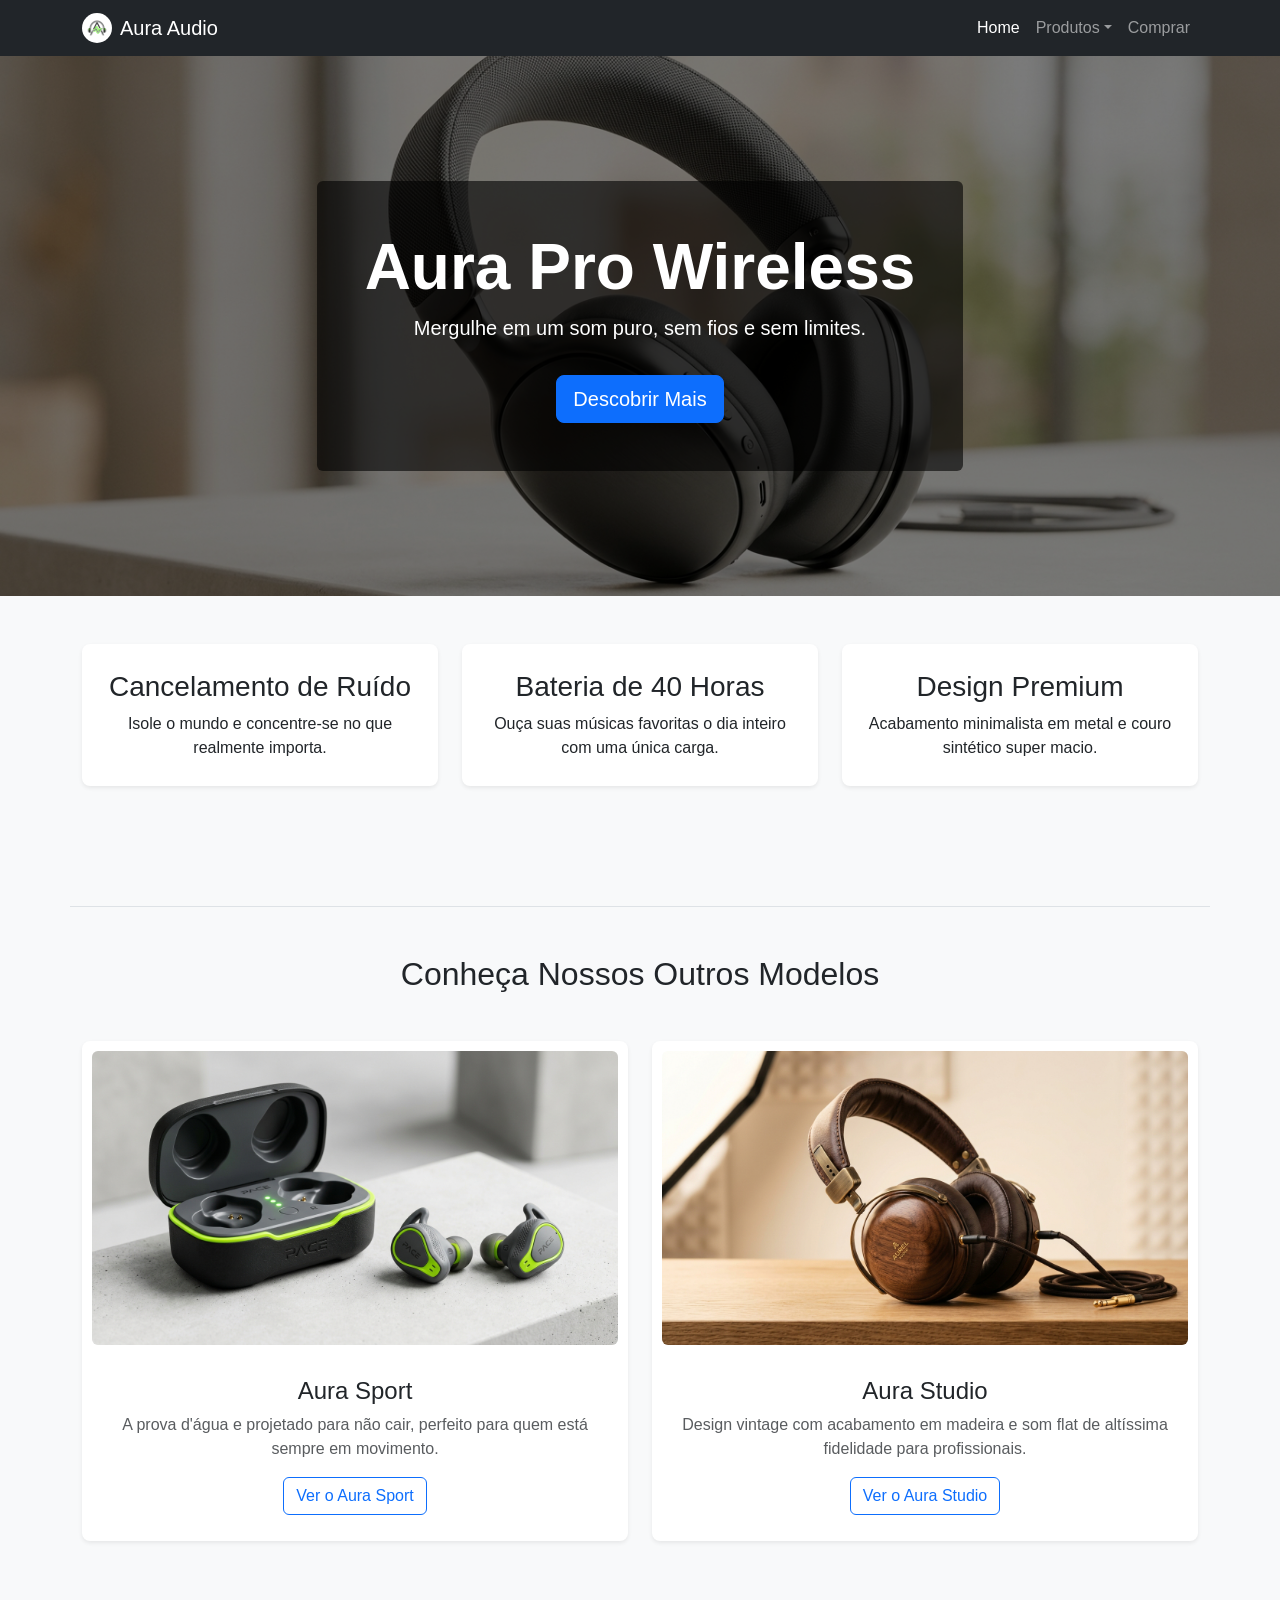
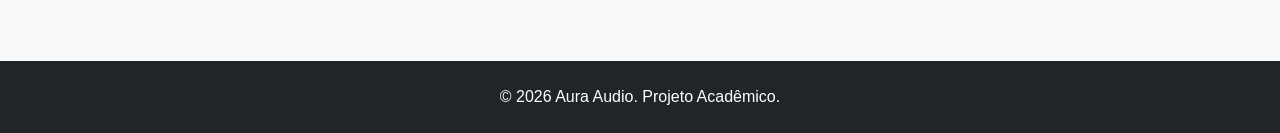
<file: index.html>
<!DOCTYPE html>
<html lang="pt-BR">
<head>
    <meta charset="UTF-8">
    <meta name="viewport" content="width=device-width, initial-scale=1.0">
    <title>Aura Audio - O Som do Futuro</title>
    <link href="https://cdn.jsdelivr.net/npm/bootstrap@5.3.0/dist/css/bootstrap.min.css" rel="stylesheet">
    <link rel="stylesheet" href="css/style.css">
    <link rel="icon" href="img/logo.jpg" type="image/jpeg">
</head>
<body>

    <nav class="navbar navbar-expand-lg navbar-dark bg-dark">
        <div class="container">
            <a class="navbar-brand d-flex align-items-center" href="index.html">
                <img src="img/logo.jpg" alt="Aura Logo" width="30" height="30" class="me-2 rounded-circle">
                Aura Audio
            </a>
            <button class="navbar-toggler" type="button" data-bs-toggle="collapse" data-bs-target="#menuAura">
                <span class="navbar-toggler-icon"></span>
            </button>
            <div class="collapse navbar-collapse" id="menuAura">
                <ul class="navbar-nav ms-auto">
                    <li class="nav-item"><a class="nav-link active" href="index.html">Home</a></li>
                    <li class="nav-item dropdown">
                        <a class="nav-link dropdown-toggle" href="#" data-bs-toggle="dropdown">Produtos</a>
                        <ul class="dropdown-menu">
                            <li><a class="dropdown-item" href="aura_pro.html">Aura Pro</a></li>
                            <li><a class="dropdown-item" href="aura_sport.html">Aura Sport</a></li>
                            <li><a class="dropdown-item" href="aura_studio.html">Aura Studio</a></li>
                        </ul>
                    </li>
                    <li class="nav-item"><a class="nav-link" href="comprar.html">Comprar</a></li>
                </ul>
            </div>
        </div>
    </nav>

    <header class="banner-principal text-center text-white d-flex align-items-center justify-content-center" style="background-image: url('img/hero.jpg');">
        <div class="conteudo-banner p-5 rounded">
            <h1 class="display-3 fw-bold">Aura Pro Wireless</h1>
            <p class="lead">Mergulhe em um som puro, sem fios e sem limites.</p>
            <a href="aura_pro.html" class="btn btn-primary btn-lg mt-3">Descobrir Mais</a>
        </div>
    </header>

    <section class="container my-5">
        <div class="row text-center">
            <div class="col-md-4 mb-4">
                <div class="card h-100 shadow-sm border-0">
                    <div class="card-body">
                        <h3 class="card-title">Cancelamento de Ruído</h3>
                        <p class="card-text">Isole o mundo e concentre-se no que realmente importa.</p>
                    </div>
                </div>
            </div>
            <div class="col-md-4 mb-4">
                <div class="card h-100 shadow-sm border-0">
                    <div class="card-body">
                        <h3 class="card-title">Bateria de 40 Horas</h3>
                        <p class="card-text">Ouça suas músicas favoritas o dia inteiro com uma única carga.</p>
                    </div>
                </div>
            </div>
            <div class="col-md-4 mb-4">
                <div class="card h-100 shadow-sm border-0">
                    <div class="card-body">
                        <h3 class="card-title">Design Premium</h3>
                        <p class="card-text">Acabamento minimalista em metal e couro sintético super macio.</p>
                    </div>
                </div>
            </div>
        </div>
    </section>

    <section class="container my-5 pb-5 border-top pt-5">
        <h2 class="text-center mb-5">Conheça Nossos Outros Modelos</h2>
        <div class="row text-center">
            <div class="col-md-6 mb-4">
                <div class="card h-100 shadow-sm border-0">
                    <img src="img/sport.jpg" class="card-img-top rounded" alt="Aura Sport">
                    <div class="card-body">
                        <h4 class="card-title mt-3">Aura Sport</h4>
                        <p class="card-text text-muted">A prova d'água e projetado para não cair, perfeito para quem está sempre em movimento.</p>
                        <a href="aura_sport.html" class="btn btn-outline-primary">Ver o Aura Sport</a>
                    </div>
                </div>
            </div>
            <div class="col-md-6 mb-4">
                <div class="card h-100 shadow-sm border-0">
                    <img src="img/studio.jpg" class="card-img-top rounded" alt="Aura Studio">
                    <div class="card-body">
                        <h4 class="card-title mt-3">Aura Studio</h4>
                        <p class="card-text text-muted">Design vintage com acabamento em madeira e som flat de altíssima fidelidade para profissionais.</p>
                        <a href="aura_studio.html" class="btn btn-outline-primary">Ver o Aura Studio</a>
                    </div>
                </div>
            </div>
        </div>
    </section>

    <footer class="bg-dark text-white text-center py-4 mt-auto">
        <p class="mb-0">&copy; 2026 Aura Audio. Projeto Acadêmico.</p>
    </footer>

    <script src="https://cdn.jsdelivr.net/npm/bootstrap@5.3.0/dist/js/bootstrap.bundle.min.js"></script>
</body>
</html>
</file>
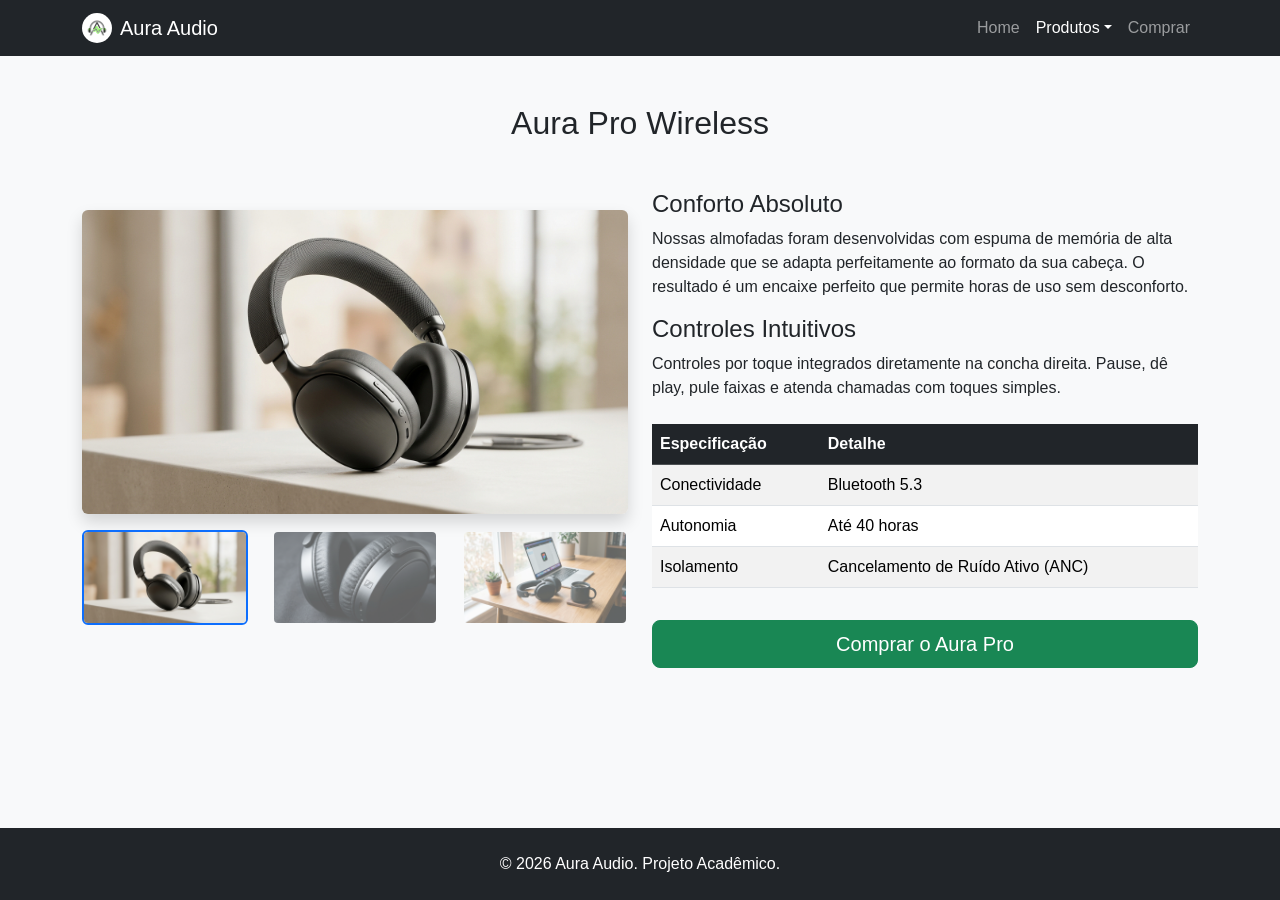
<file: aura_pro.html>
<!DOCTYPE html>
<html lang="pt-BR">
<head>
    <meta charset="UTF-8">
    <meta name="viewport" content="width=device-width, initial-scale=1.0">
    <title>Aura Pro - Aura Audio</title>
    <link href="https://cdn.jsdelivr.net/npm/bootstrap@5.3.0/dist/css/bootstrap.min.css" rel="stylesheet">
    <link rel="stylesheet" href="css/style.css">
    <link rel="icon" href="img/logo.jpg" type="image/jpeg">
</head>
<body>

    <nav class="navbar navbar-expand-lg navbar-dark bg-dark">
        <div class="container">
            <a class="navbar-brand d-flex align-items-center" href="index.html">
                <img src="img/logo.jpg" alt="Aura Logo" width="30" height="30" class="me-2 rounded-circle">
                Aura Audio
            </a>
            <button class="navbar-toggler" type="button" data-bs-toggle="collapse" data-bs-target="#menuAura">
                <span class="navbar-toggler-icon"></span>
            </button>
            <div class="collapse navbar-collapse" id="menuAura">
                <ul class="navbar-nav ms-auto">
                    <li class="nav-item"><a class="nav-link" href="index.html">Home</a></li>
                    <li class="nav-item dropdown">
                        <a class="nav-link dropdown-toggle active" href="#" data-bs-toggle="dropdown">Produtos</a>
                        <ul class="dropdown-menu">
                            <li><a class="dropdown-item active" href="aura_pro.html">Aura Pro</a></li>
                            <li><a class="dropdown-item" href="aura_sport.html">Aura Sport</a></li>
                            <li><a class="dropdown-item" href="aura_studio.html">Aura Studio</a></li>
                        </ul>
                    </li>
                    <li class="nav-item"><a class="nav-link" href="comprar.html">Comprar</a></li>
                </ul>
            </div>
        </div>
    </nav>

    <div class="container my-5 flex-grow-1">
        <h2 class="text-center mb-5">Aura Pro Wireless</h2>
        
        <div class="row align-items-center">
            <div class="col-md-6 mb-4">
                <div class="product-gallery">
                    <img id="imagemPrincipal" src="img/hero.jpg" class="img-fluid rounded shadow w-100 mb-3" alt="Aura Pro" style="transition: opacity 0.2s;">
                    <div class="row">
                        <div class="col-4"><img src="img/hero.jpg" class="img-fluid rounded miniatura active" onclick="trocarImagem(this)" alt="Hero"></div>
                        <div class="col-4"><img src="img/feature.jpg" class="img-fluid rounded miniatura" onclick="trocarImagem(this)" alt="Feature"></div>
                        <div class="col-4"><img src="img/lifestyle.jpg" class="img-fluid rounded miniatura" onclick="trocarImagem(this)" alt="Lifestyle"></div>
                    </div>
                </div>
            </div>
            <div class="col-md-6">
                <h4>Conforto Absoluto</h4>
                <p>Nossas almofadas foram desenvolvidas com espuma de memória de alta densidade que se adapta perfeitamente ao formato da sua cabeça. O resultado é um encaixe perfeito que permite horas de uso sem desconforto.</p>
                
                <h4>Controles Intuitivos</h4>
                <p>Controles por toque integrados diretamente na concha direita. Pause, dê play, pule faixas e atenda chamadas com toques simples.</p>
                
                <table class="table table-striped mt-4">
                    <thead class="table-dark">
                        <tr>
                            <th>Especificação</th>
                            <th>Detalhe</th>
                        </tr>
                    </thead>
                    <tbody>
                        <tr>
                            <td>Conectividade</td>
                            <td>Bluetooth 5.3</td>
                        </tr>
                        <tr>
                            <td>Autonomia</td>
                            <td>Até 40 horas</td>
                        </tr>
                        <tr>
                            <td>Isolamento</td>
                            <td>Cancelamento de Ruído Ativo (ANC)</td>
                        </tr>
                    </tbody>
                </table>
                <a href="comprar.html?modelo=pro" class="btn btn-success btn-lg w-100 mt-3">Comprar o Aura Pro</a>
            </div>
        </div>
    </div>

    <footer class="bg-dark text-white text-center py-4 mt-auto">
        <p class="mb-0">&copy; 2026 Aura Audio. Projeto Acadêmico.</p>
    </footer>

    <script src="https://cdn.jsdelivr.net/npm/bootstrap@5.3.0/dist/js/bootstrap.bundle.min.js"></script>
    <script src="js/main.js"></script>
</body>
</html>
</file>
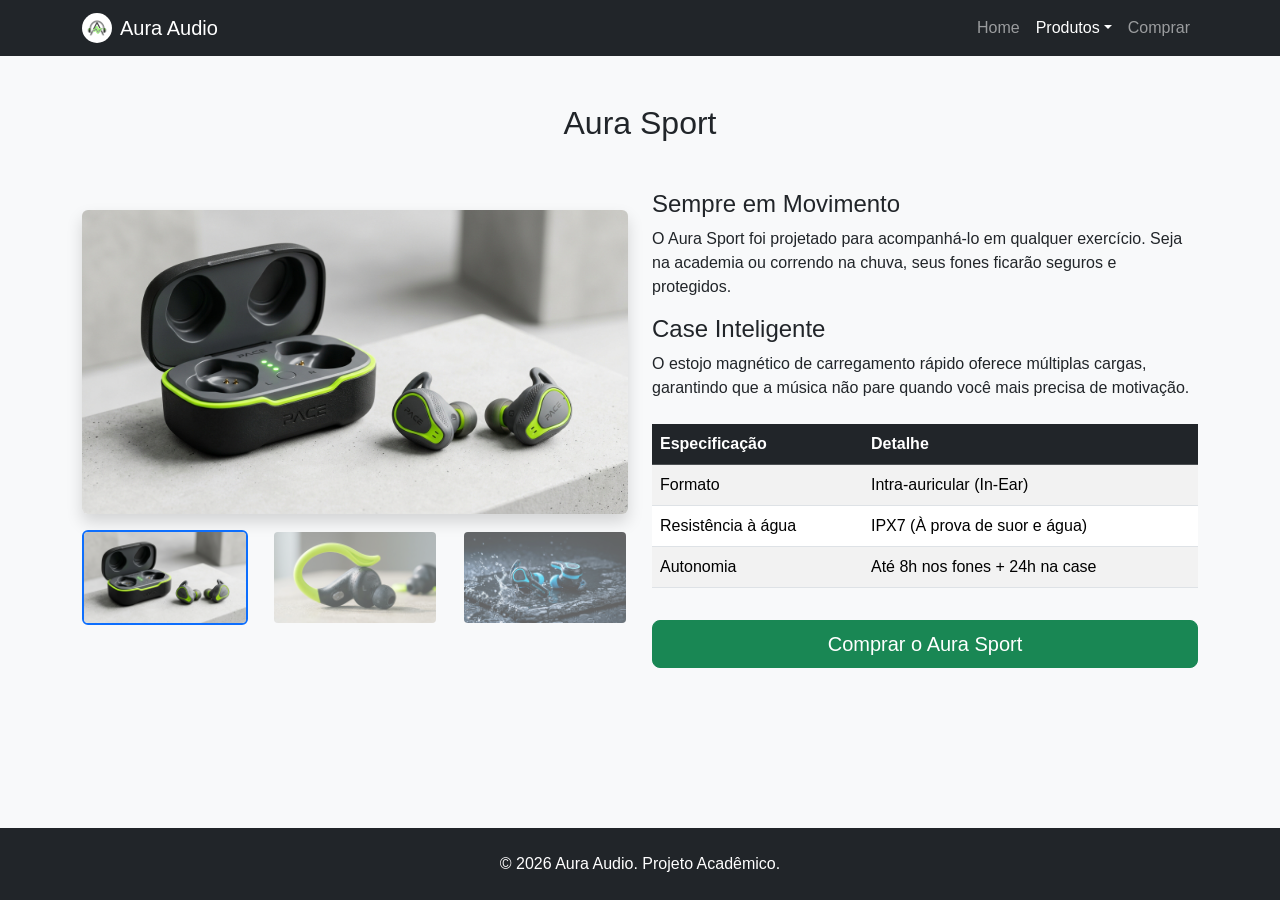
<file: aura_sport.html>
<!DOCTYPE html>
<html lang="pt-BR">
<head>
    <meta charset="UTF-8">
    <meta name="viewport" content="width=device-width, initial-scale=1.0">
    <title>Aura Sport - Aura Audio</title>
    <link href="https://cdn.jsdelivr.net/npm/bootstrap@5.3.0/dist/css/bootstrap.min.css" rel="stylesheet">
    <link rel="stylesheet" href="css/style.css">
    <link rel="icon" href="img/logo.jpg" type="image/jpeg">
</head>
<body>

    <nav class="navbar navbar-expand-lg navbar-dark bg-dark">
        <div class="container">
            <a class="navbar-brand d-flex align-items-center" href="index.html">
                <img src="img/logo.jpg" alt="Aura Logo" width="30" height="30" class="me-2 rounded-circle">
                Aura Audio
            </a>
            <button class="navbar-toggler" type="button" data-bs-toggle="collapse" data-bs-target="#menuAura">
                <span class="navbar-toggler-icon"></span>
            </button>
            <div class="collapse navbar-collapse" id="menuAura">
                <ul class="navbar-nav ms-auto">
                    <li class="nav-item"><a class="nav-link" href="index.html">Home</a></li>
                    <li class="nav-item dropdown">
                        <a class="nav-link dropdown-toggle active" href="#" data-bs-toggle="dropdown">Produtos</a>
                        <ul class="dropdown-menu">
                            <li><a class="dropdown-item" href="aura_pro.html">Aura Pro</a></li>
                            <li><a class="dropdown-item active" href="aura_sport.html">Aura Sport</a></li>
                            <li><a class="dropdown-item" href="aura_studio.html">Aura Studio</a></li>
                        </ul>
                    </li>
                    <li class="nav-item"><a class="nav-link" href="comprar.html">Comprar</a></li>
                </ul>
            </div>
        </div>
    </nav>

    <div class="container my-5 flex-grow-1">
        <h2 class="text-center mb-5">Aura Sport</h2>
        
        <div class="row align-items-center">
            <div class="col-md-6 mb-4">
                <div class="product-gallery">
                    <img id="imagemPrincipal" src="img/sport.jpg" class="img-fluid rounded shadow w-100 mb-3" alt="Aura Sport" style="transition: opacity 0.2s;">
                    <div class="row">
                        <div class="col-4"><img src="img/sport.jpg" class="img-fluid rounded miniatura active" onclick="trocarImagem(this)" alt="Sport 1"></div>
                        <div class="col-4"><img src="img/sport_2.jpg" class="img-fluid rounded miniatura" onclick="trocarImagem(this)" alt="Sport 2"></div>
                        <div class="col-4"><img src="img/sport_3.jpg" class="img-fluid rounded miniatura" onclick="trocarImagem(this)" alt="Sport 3"></div>
                    </div>
                </div>
            </div>
            <div class="col-md-6">
                <h4>Sempre em Movimento</h4>
                <p>O Aura Sport foi projetado para acompanhá-lo em qualquer exercício. Seja na academia ou correndo na chuva, seus fones ficarão seguros e protegidos.</p>
                
                <h4>Case Inteligente</h4>
                <p>O estojo magnético de carregamento rápido oferece múltiplas cargas, garantindo que a música não pare quando você mais precisa de motivação.</p>
                
                <table class="table table-striped mt-4">
                    <thead class="table-dark">
                        <tr>
                            <th>Especificação</th>
                            <th>Detalhe</th>
                        </tr>
                    </thead>
                    <tbody>
                        <tr>
                            <td>Formato</td>
                            <td>Intra-auricular (In-Ear)</td>
                        </tr>
                        <tr>
                            <td>Resistência à água</td>
                            <td>IPX7 (À prova de suor e água)</td>
                        </tr>
                        <tr>
                            <td>Autonomia</td>
                            <td>Até 8h nos fones + 24h na case</td>
                        </tr>
                    </tbody>
                </table>
                <a href="comprar.html?modelo=sport" class="btn btn-success btn-lg w-100 mt-3">Comprar o Aura Sport</a>
            </div>
        </div>
    </div>

    <footer class="bg-dark text-white text-center py-4 mt-auto">
        <p class="mb-0">&copy; 2026 Aura Audio. Projeto Acadêmico.</p>
    </footer>

    <script src="https://cdn.jsdelivr.net/npm/bootstrap@5.3.0/dist/js/bootstrap.bundle.min.js"></script>
    <script src="js/main.js"></script>
</body>
</html>
</file>
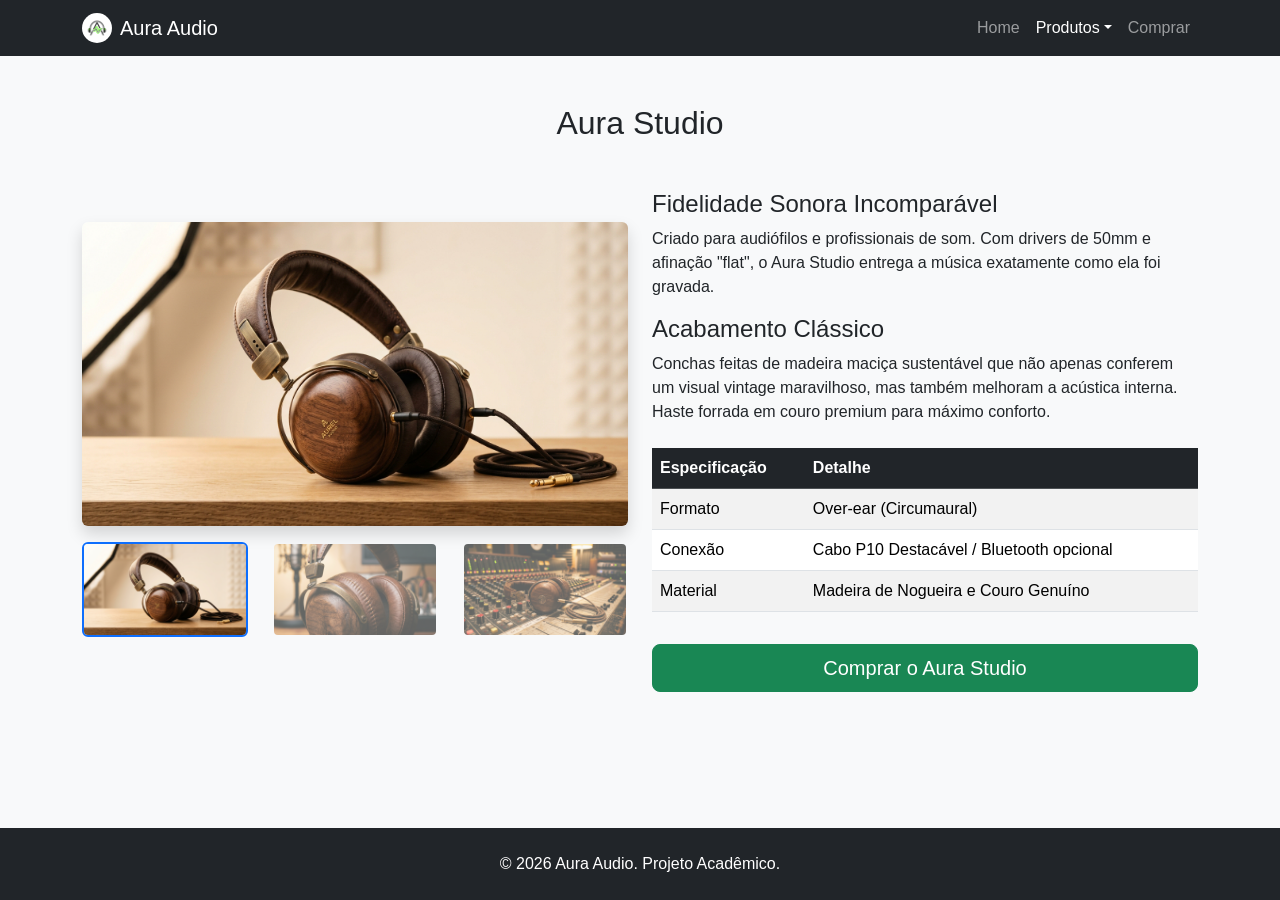
<file: aura_studio.html>
<!DOCTYPE html>
<html lang="pt-BR">
<head>
    <meta charset="UTF-8">
    <meta name="viewport" content="width=device-width, initial-scale=1.0">
    <title>Aura Studio - Aura Audio</title>
    <link href="https://cdn.jsdelivr.net/npm/bootstrap@5.3.0/dist/css/bootstrap.min.css" rel="stylesheet">
    <link rel="stylesheet" href="css/style.css">
    <link rel="icon" href="img/logo.jpg" type="image/jpeg">
</head>
<body>

    <nav class="navbar navbar-expand-lg navbar-dark bg-dark">
        <div class="container">
            <a class="navbar-brand d-flex align-items-center" href="index.html">
                <img src="img/logo.jpg" alt="Aura Logo" width="30" height="30" class="me-2 rounded-circle">
                Aura Audio
            </a>
            <button class="navbar-toggler" type="button" data-bs-toggle="collapse" data-bs-target="#menuAura">
                <span class="navbar-toggler-icon"></span>
            </button>
            <div class="collapse navbar-collapse" id="menuAura">
                <ul class="navbar-nav ms-auto">
                    <li class="nav-item"><a class="nav-link" href="index.html">Home</a></li>
                    <li class="nav-item dropdown">
                        <a class="nav-link dropdown-toggle active" href="#" data-bs-toggle="dropdown">Produtos</a>
                        <ul class="dropdown-menu">
                            <li><a class="dropdown-item" href="aura_pro.html">Aura Pro</a></li>
                            <li><a class="dropdown-item" href="aura_sport.html">Aura Sport</a></li>
                            <li><a class="dropdown-item active" href="aura_studio.html">Aura Studio</a></li>
                        </ul>
                    </li>
                    <li class="nav-item"><a class="nav-link" href="comprar.html">Comprar</a></li>
                </ul>
            </div>
        </div>
    </nav>

    <div class="container my-5 flex-grow-1">
        <h2 class="text-center mb-5">Aura Studio</h2>
        
        <div class="row align-items-center">
            <div class="col-md-6 mb-4">
                <div class="product-gallery">
                    <img id="imagemPrincipal" src="img/studio.jpg" class="img-fluid rounded shadow w-100 mb-3" alt="Aura Studio" style="transition: opacity 0.2s;">
                    <div class="row">
                        <div class="col-4"><img src="img/studio.jpg" class="img-fluid rounded miniatura active" onclick="trocarImagem(this)" alt="Studio 1"></div>
                        <div class="col-4"><img src="img/studio_2.jpg" class="img-fluid rounded miniatura" onclick="trocarImagem(this)" alt="Studio 2"></div>
                        <div class="col-4"><img src="img/studio_3.jpg" class="img-fluid rounded miniatura" onclick="trocarImagem(this)" alt="Studio 3"></div>
                    </div>
                </div>
            </div>
            <div class="col-md-6">
                <h4>Fidelidade Sonora Incomparável</h4>
                <p>Criado para audiófilos e profissionais de som. Com drivers de 50mm e afinação "flat", o Aura Studio entrega a música exatamente como ela foi gravada.</p>
                
                <h4>Acabamento Clássico</h4>
                <p>Conchas feitas de madeira maciça sustentável que não apenas conferem um visual vintage maravilhoso, mas também melhoram a acústica interna. Haste forrada em couro premium para máximo conforto.</p>
                
                <table class="table table-striped mt-4">
                    <thead class="table-dark">
                        <tr>
                            <th>Especificação</th>
                            <th>Detalhe</th>
                        </tr>
                    </thead>
                    <tbody>
                        <tr>
                            <td>Formato</td>
                            <td>Over-ear (Circumaural)</td>
                        </tr>
                        <tr>
                            <td>Conexão</td>
                            <td>Cabo P10 Destacável / Bluetooth opcional</td>
                        </tr>
                        <tr>
                            <td>Material</td>
                            <td>Madeira de Nogueira e Couro Genuíno</td>
                        </tr>
                    </tbody>
                </table>
                <a href="comprar.html?modelo=studio" class="btn btn-success btn-lg w-100 mt-3">Comprar o Aura Studio</a>
            </div>
        </div>
    </div>

    <footer class="bg-dark text-white text-center py-4 mt-auto">
        <p class="mb-0">&copy; 2026 Aura Audio. Projeto Acadêmico.</p>
    </footer>

    <script src="https://cdn.jsdelivr.net/npm/bootstrap@5.3.0/dist/js/bootstrap.bundle.min.js"></script>
    <script src="js/main.js"></script>
</body>
</html>
</file>
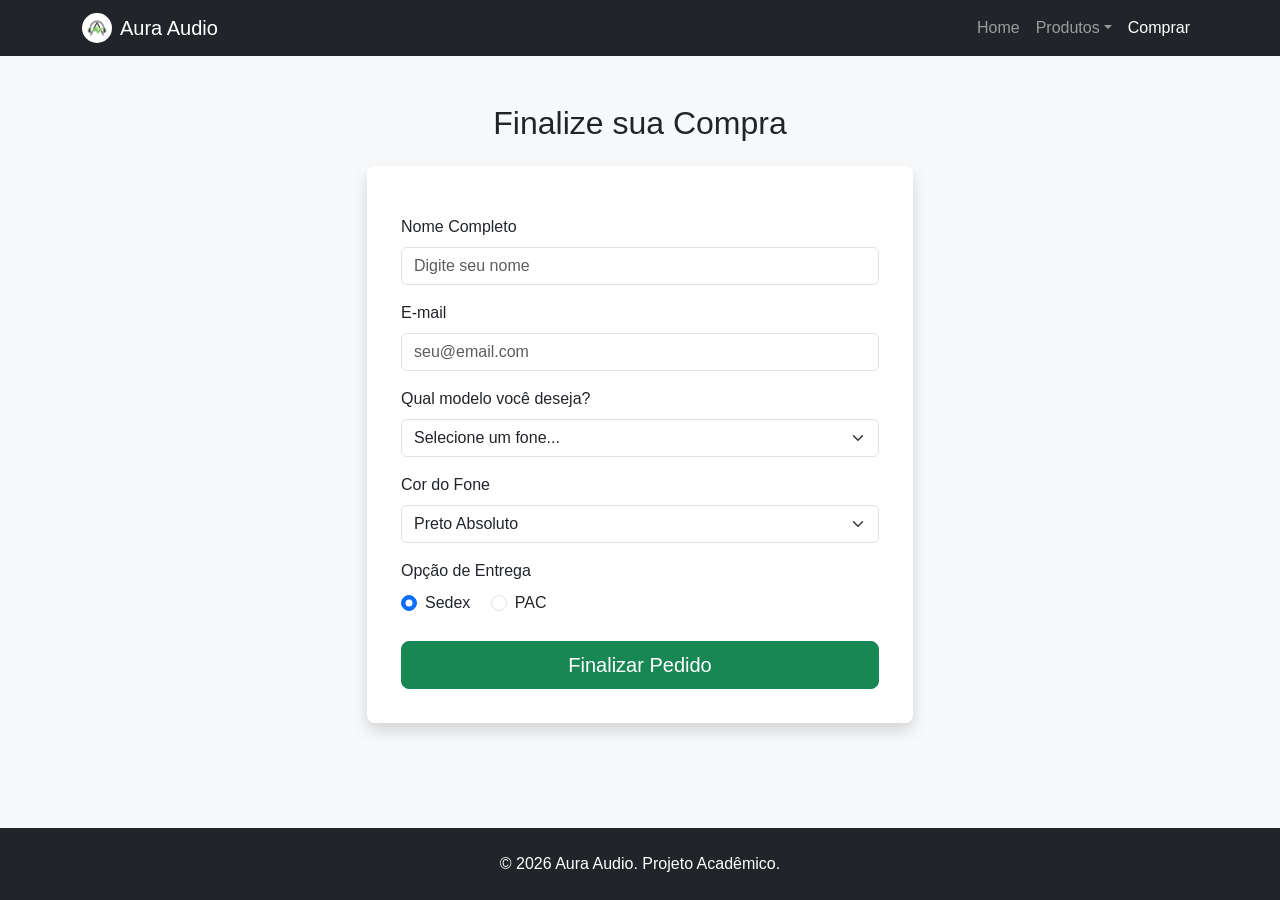
<file: comprar.html>
<!DOCTYPE html>
<html lang="pt-BR">
<head>
    <meta charset="UTF-8">
    <meta name="viewport" content="width=device-width, initial-scale=1.0">
    <title>Aura Audio - Comprar</title>
    <link href="https://cdn.jsdelivr.net/npm/bootstrap@5.3.0/dist/css/bootstrap.min.css" rel="stylesheet">
    <link rel="stylesheet" href="css/style.css">
    <link rel="icon" href="img/logo.jpg" type="image/jpeg">
</head>
<body>

    <nav class="navbar navbar-expand-lg navbar-dark bg-dark">
        <div class="container">
            <a class="navbar-brand d-flex align-items-center" href="index.html">
                <img src="img/logo.jpg" alt="Aura Logo" width="30" height="30" class="me-2 rounded-circle">
                Aura Audio
            </a>
            <button class="navbar-toggler" type="button" data-bs-toggle="collapse" data-bs-target="#menuAura">
                <span class="navbar-toggler-icon"></span>
            </button>
            <div class="collapse navbar-collapse" id="menuAura">
                <ul class="navbar-nav ms-auto">
                    <li class="nav-item"><a class="nav-link" href="index.html">Home</a></li>
                    <li class="nav-item dropdown">
                        <a class="nav-link dropdown-toggle" href="#" data-bs-toggle="dropdown">Produtos</a>
                        <ul class="dropdown-menu">
                            <li><a class="dropdown-item" href="aura_pro.html">Aura Pro</a></li>
                            <li><a class="dropdown-item" href="aura_sport.html">Aura Sport</a></li>
                            <li><a class="dropdown-item" href="aura_studio.html">Aura Studio</a></li>
                        </ul>
                    </li>
                    <li class="nav-item"><a class="nav-link active" href="comprar.html">Comprar</a></li>
                </ul>
            </div>
        </div>
    </nav>

    <div class="container my-5 flex-grow-1">
        <h2 class="text-center mb-4">Finalize sua Compra</h2>
        <div class="row justify-content-center">
            <div class="col-md-6">
                <div class="card shadow border-0">
                    <div class="card-body p-4">
                        <form id="formCompra">
                            <div class="mb-3">
                                <label for="nome" class="form-label">Nome Completo</label>
                                <input type="text" class="form-control" id="nome" required placeholder="Digite seu nome">
                            </div>
                            <div class="mb-3">
                                <label for="email" class="form-label">E-mail</label>
                                <input type="email" class="form-control" id="email" required placeholder="seu@email.com">
                            </div>
                            
                            <div class="mb-3">
                                <label for="modeloFone" class="form-label">Qual modelo você deseja?</label>
                                <select class="form-select" id="modeloFone" required>
                                    <option value="" disabled selected>Selecione um fone...</option>
                                    <option value="pro">Aura Pro</option>
                                    <option value="sport">Aura Sport</option>
                                    <option value="studio">Aura Studio</option>
                                </select>
                            </div>

                            <div class="mb-3">
                                <label for="cor" class="form-label">Cor do Fone</label>
                                <select class="form-select" id="cor">
                                    <option value="preto">Preto Absoluto</option>
                                    <option value="prata">Prata Lunar</option>
                                    <option value="madeira">Madeira (apenas Studio)</option>
                                </select>
                            </div>
                            <div class="mb-4">
                                <label class="form-label d-block">Opção de Entrega</label>
                                <div class="form-check form-check-inline">
                                    <input class="form-check-input" type="radio" name="entrega" id="sedex" value="sedex" checked>
                                    <label class="form-check-label" for="sedex">Sedex</label>
                                </div>
                                <div class="form-check form-check-inline">
                                    <input class="form-check-input" type="radio" name="entrega" id="pac" value="pac">
                                    <label class="form-check-label" for="pac">PAC</label>
                                </div>
                            </div>
                            <button type="submit" class="btn btn-success w-100 btn-lg">Finalizar Pedido</button>
                        </form>
                        
                        <div id="mensagemSucesso" class="alert alert-success mt-4 d-none" role="alert">
                            Pedido realizado com sucesso! Verifique seu e-mail para acompanhar a entrega.
                        </div>
                    </div>
                </div>
            </div>
        </div>
    </div>

    <footer class="bg-dark text-white text-center py-4 mt-auto">
        <p class="mb-0">&copy; 2026 Aura Audio. Projeto Acadêmico.</p>
    </footer>

    <script src="https://cdn.jsdelivr.net/npm/bootstrap@5.3.0/dist/js/bootstrap.bundle.min.js"></script>
    <script src="js/main.js"></script>
</body>
</html>
</file>
<file: css/style.css>
:root {
    --primary-color: #0d6efd;
    --dark-bg: #212529;
}

body {
    display: flex;
    flex-direction: column;
    min-height: 100vh;
    font-family: 'Helvetica Neue', Arial, sans-serif;
    background-color: #f8f9fa;
}

.banner-principal {
    background-size: cover;
    background-position: center;
    min-height: 60vh;
    position: relative;
}

.banner-principal::before {
    content: "";
    position: absolute;
    top: 0; left: 0; right: 0; bottom: 0;
    background-color: rgba(0,0,0,0.5);
    z-index: 1;
}

.conteudo-banner {
    position: relative;
    z-index: 2;
    background-color: rgba(0,0,0,0.6);
}


.card {
    border: 1px solid #dee2e6;
    border-radius: 8px;
    padding: 10px;
    transition: box-shadow 0.3s ease;
}

.card:hover {
    box-shadow: 0 10px 20px rgba(0,0,0,0.1);
}

#formCompra {
    margin-top: 15px;
}


.miniatura {
    cursor: pointer;
    opacity: 0.6;
    transition: opacity 0.3s ease, border 0.3s ease;
    border: 2px solid transparent;
}
.miniatura:hover, .miniatura.active {
    opacity: 1;
    border: 2px solid var(--primary-color);
}
</file>
